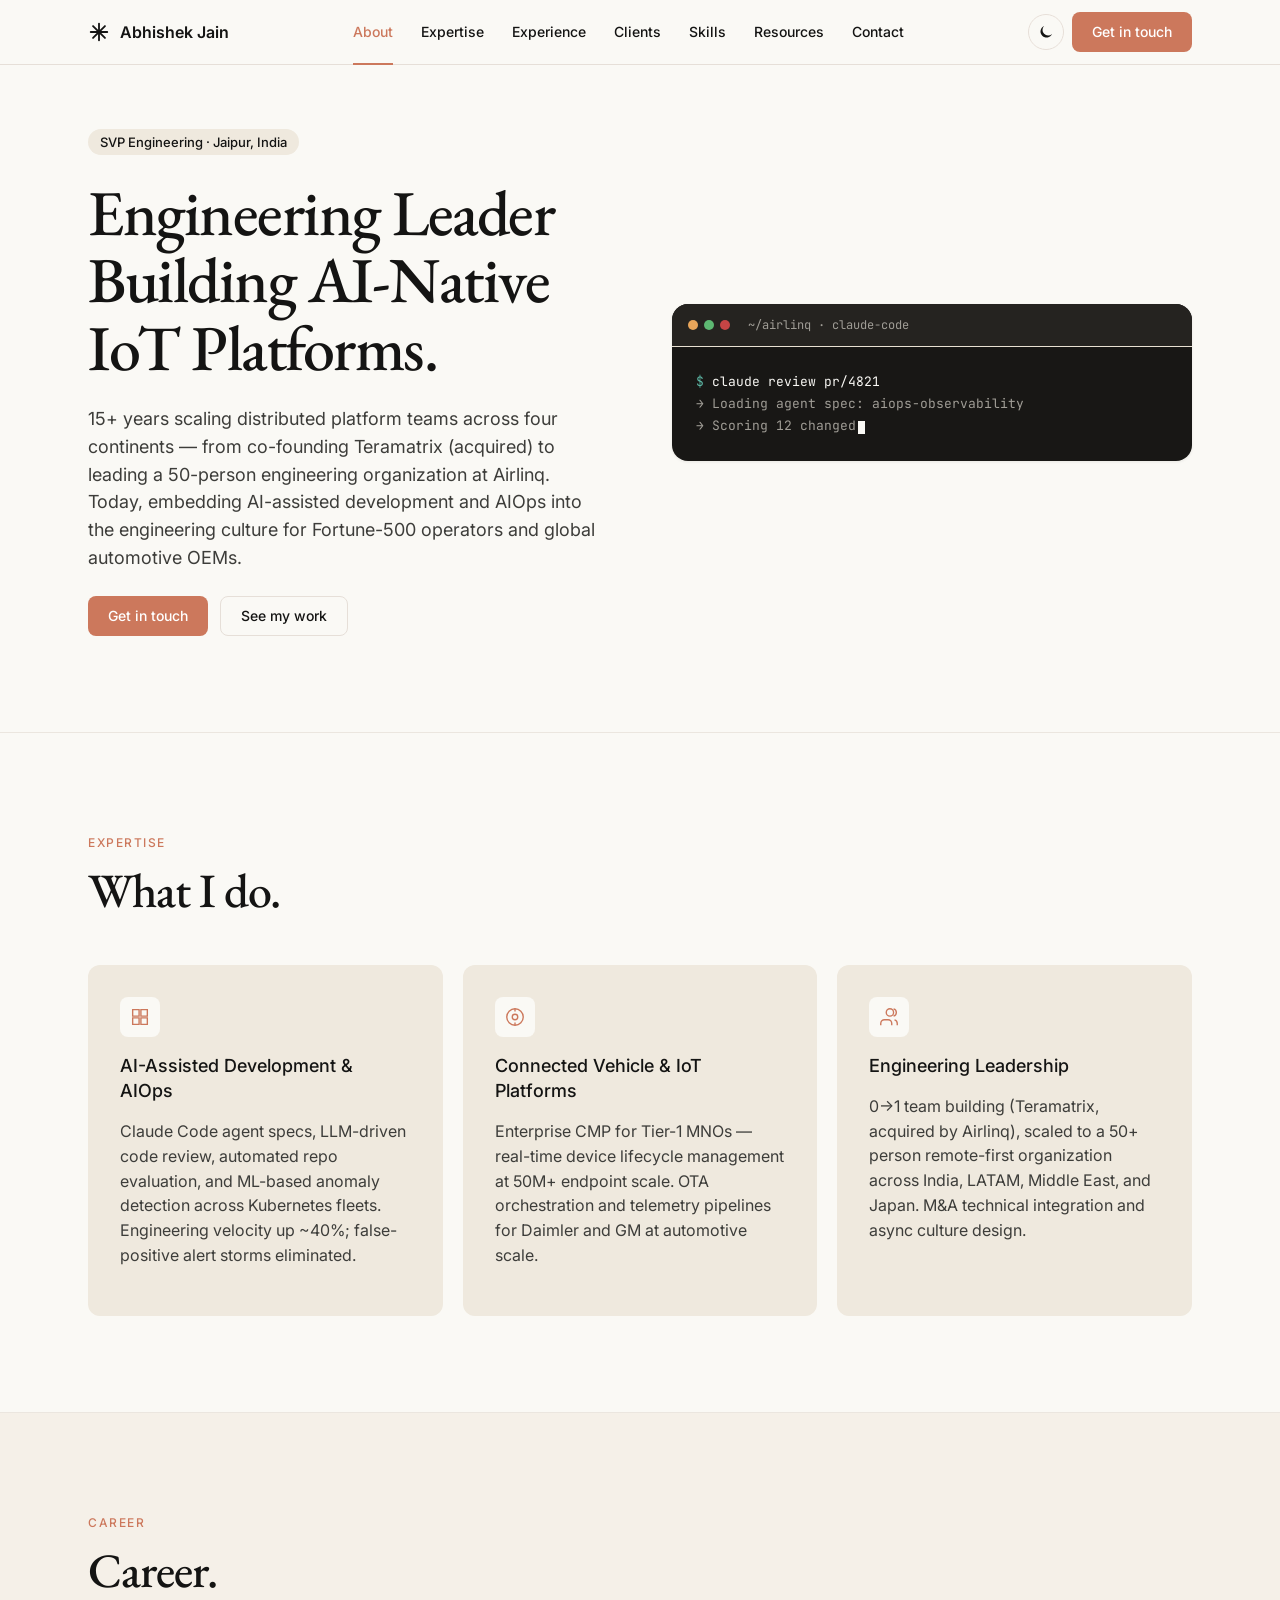
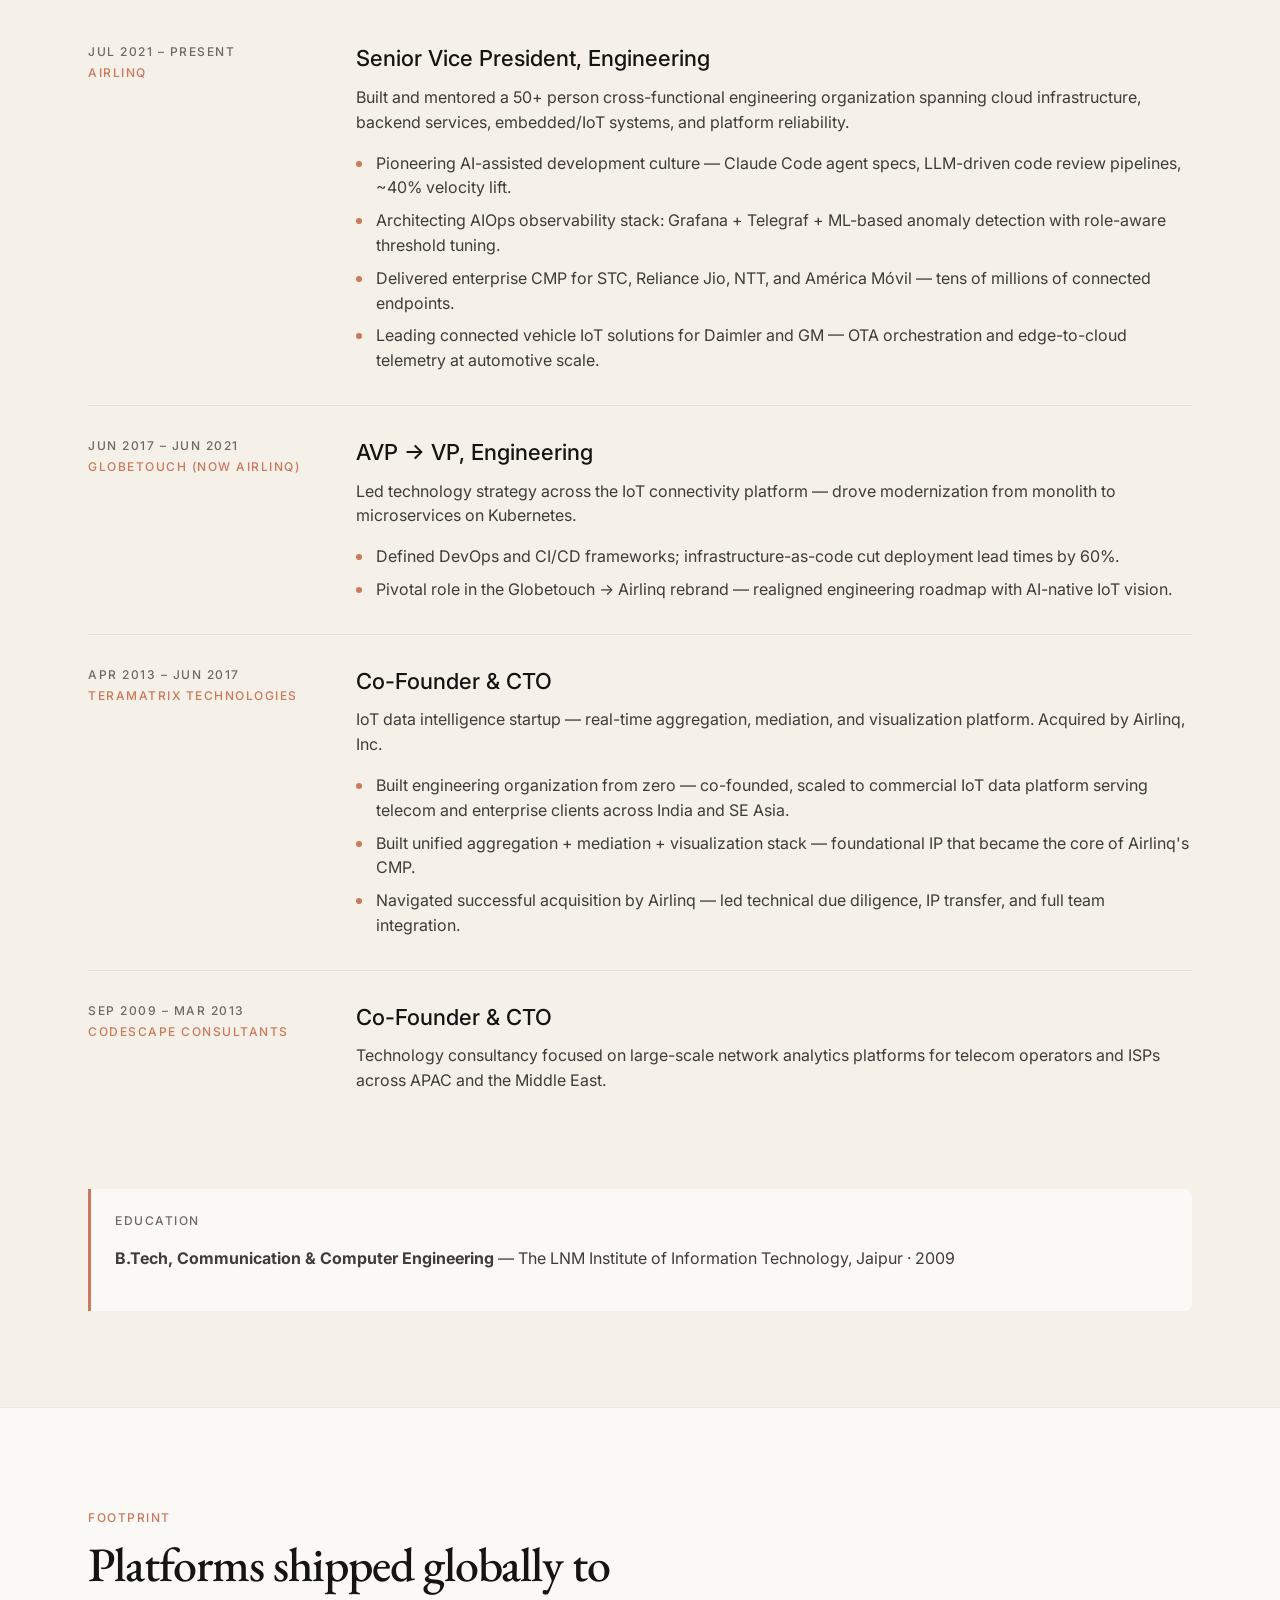
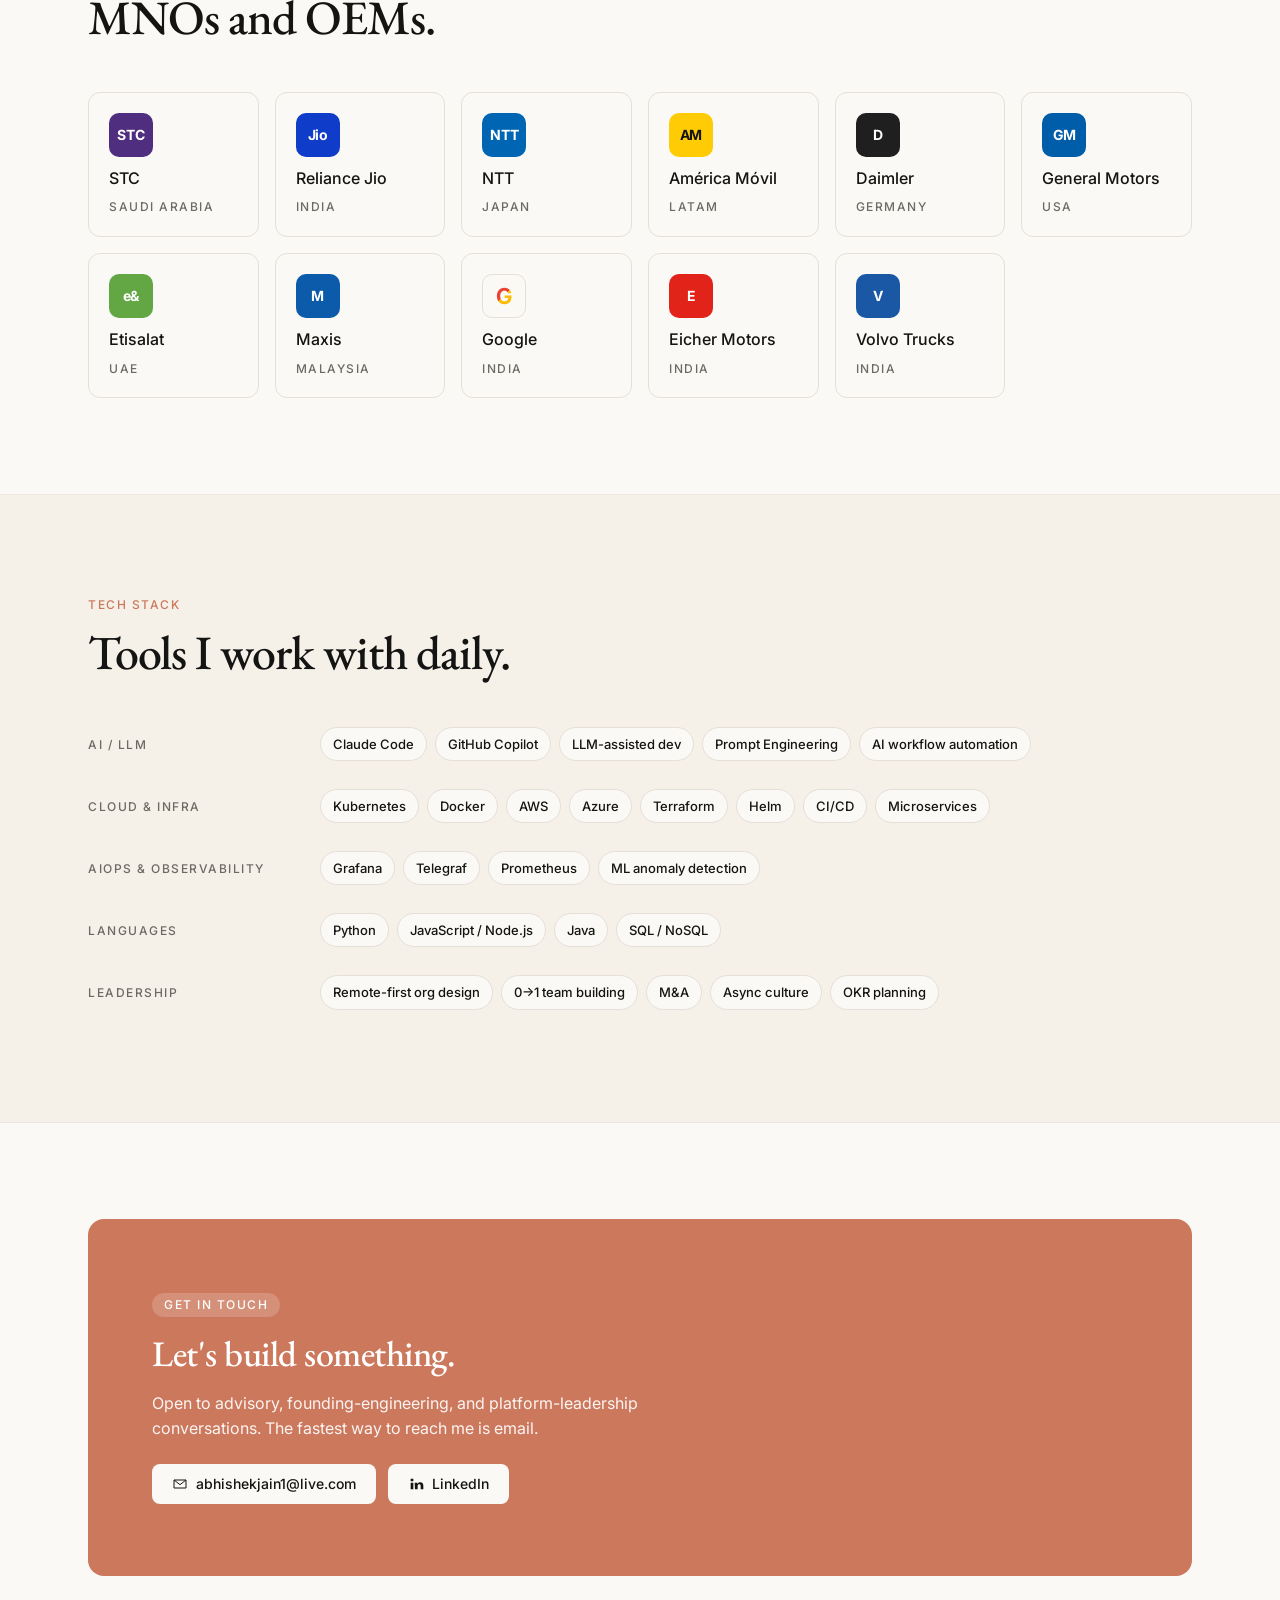
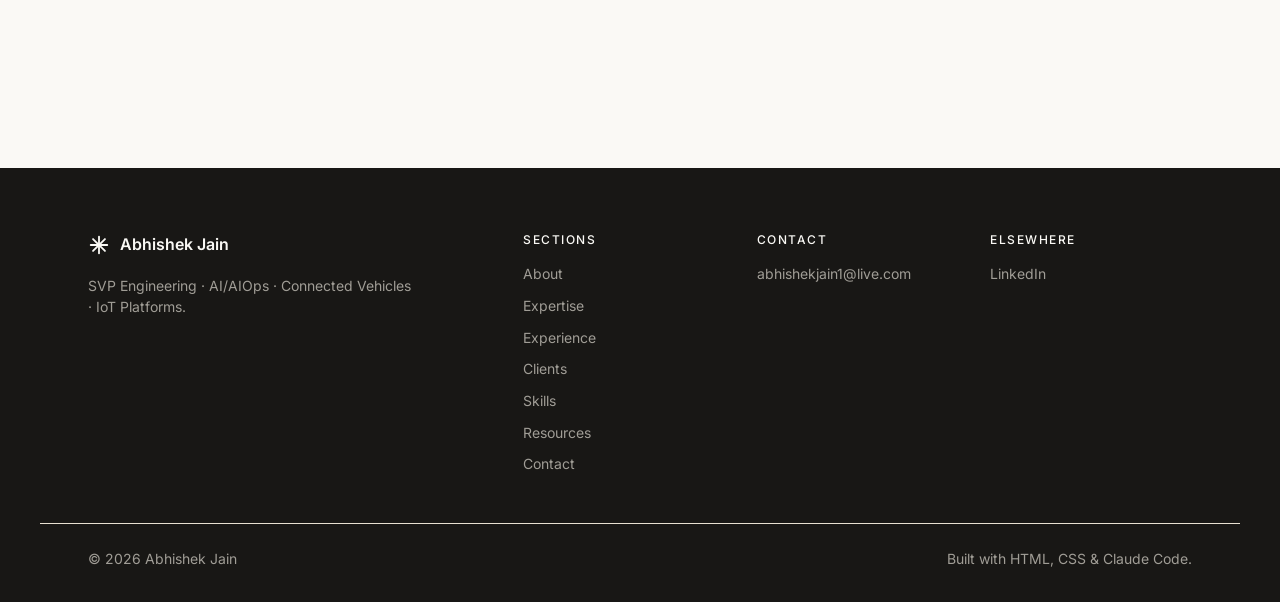
<file: index.html>
<!doctype html>
<html lang="en" data-theme="light">
<head>
  <meta charset="utf-8">
  <meta name="viewport" content="width=device-width, initial-scale=1">

  <!-- Primary SEO -->
  <title>Abhishek Jain — SVP Engineering · AI/AIOps · IoT Platforms</title>
  <meta name="description" content="Abhishek Jain — SVP Engineering at Airlinq. 15+ years scaling AI-native IoT, connected vehicle, and SaaS platforms for STC, Jio, NTT, Daimler, and GM.">
  <meta name="keywords" content="Abhishek Jain, SVP Engineering, AI-assisted development, AIOps, Claude Code, LLM-driven code review, connected vehicle platforms, IoT platform architecture, Kubernetes, Connectivity Management Platform, CMP, telecom platform, Airlinq, engineering leadership, 0 to 1 team building, M&A technical integration">
  <meta name="author" content="Abhishek Jain">
  <meta name="robots" content="index,follow,max-snippet:-1,max-image-preview:large,max-video-preview:-1">
  <meta name="googlebot" content="index,follow">
  <meta name="theme-color" content="#faf9f5" media="(prefers-color-scheme: light)">
  <meta name="theme-color" content="#181715" media="(prefers-color-scheme: dark)">
  <link rel="icon" type="image/svg+xml" href="assets/favicon.svg">
  <link rel="canonical" href="https://abhishekjain1.github.io/abhishekjain1/">

  <!-- Open Graph -->
  <meta property="og:type" content="profile">
  <meta property="og:site_name" content="Abhishek Jain">
  <meta property="og:title" content="Abhishek Jain — SVP Engineering · AI/AIOps · IoT Platforms">
  <meta property="og:description" content="15+ years building AI-native IoT, connected vehicle, and SaaS platforms for Fortune-500 operators and global OEMs.">
  <meta property="og:url" content="https://abhishekjain1.github.io/abhishekjain1/">
  <meta property="og:image" content="https://abhishekjain1.github.io/abhishekjain1/assets/og-cover.png">
  <meta property="og:image:width" content="1200">
  <meta property="og:image:height" content="630">
  <meta property="og:image:alt" content="Abhishek Jain — SVP Engineering · AI/AIOps · IoT Platforms">
  <meta property="og:locale" content="en_US">
  <meta property="profile:first_name" content="Abhishek">
  <meta property="profile:last_name" content="Jain">

  <!-- Twitter / X -->
  <meta name="twitter:card" content="summary_large_image">
  <meta name="twitter:title" content="Abhishek Jain — SVP Engineering · AI/AIOps · IoT Platforms">
  <meta name="twitter:description" content="15+ years building AI-native IoT, connected vehicle, and SaaS platforms for Fortune-500 operators and global OEMs.">
  <meta name="twitter:image" content="https://abhishekjain1.github.io/abhishekjain1/assets/og-cover.png">
  <meta name="twitter:image:alt" content="Abhishek Jain — SVP Engineering · AI/AIOps · IoT Platforms">

  <!-- Pre-paint theme (prevent FOUC) -->
  <script>
    (function () {
      try {
        var stored = localStorage.getItem('theme');
        document.documentElement.setAttribute('data-theme', stored || 'light');
      } catch (e) {
        document.documentElement.setAttribute('data-theme', 'light');
      }
    })();
  </script>

  <!-- Fonts -->
  <link rel="preconnect" href="https://fonts.googleapis.com">
  <link rel="preconnect" href="https://fonts.gstatic.com" crossorigin>
  <link rel="stylesheet" href="https://fonts.googleapis.com/css2?family=EB+Garamond:wght@500;600&family=Inter:wght@400;500;600&family=JetBrains+Mono:wght@400;500&display=swap">

  <link rel="stylesheet" href="assets/styles.css">

  <!-- JSON-LD: Person -->
  <script type="application/ld+json">
  {
    "@context": "https://schema.org",
    "@type": "Person",
    "@id": "https://abhishekjain1.github.io/abhishekjain1/#abhishek-jain",
    "name": "Abhishek Jain",
    "givenName": "Abhishek",
    "familyName": "Jain",
    "jobTitle": "SVP Engineering",
    "description": "Engineering leader with 15+ years building and scaling AI-native IoT, connected vehicle, and SaaS platforms for Fortune-500 operators and global OEMs.",
    "email": "abhishekjain1@live.com",
    "url": "https://abhishekjain1.github.io/abhishekjain1/",
    "image": "https://abhishekjain1.github.io/abhishekjain1/assets/og-cover.png",
    "sameAs": [
      "https://www.linkedin.com/in/abhishekjain2603"
    ],
    "worksFor": {
      "@type": "Organization",
      "name": "Airlinq",
      "url": "https://www.airlinq.com/"
    },
    "alumniOf": {
      "@type": "CollegeOrUniversity",
      "name": "The LNM Institute of Information Technology",
      "address": { "@type": "PostalAddress", "addressLocality": "Jaipur", "addressCountry": "IN" }
    },
    "address": {
      "@type": "PostalAddress",
      "addressLocality": "Jaipur",
      "addressRegion": "Rajasthan",
      "addressCountry": "IN"
    },
    "nationality": "Indian",
    "knowsAbout": [
      "AI-Assisted Development",
      "AIOps",
      "Large Language Models",
      "Claude Code",
      "Connected Vehicle Platforms",
      "IoT Platform Architecture",
      "Connectivity Management Platforms",
      "Kubernetes",
      "Cloud Infrastructure",
      "Engineering Leadership",
      "M&A Technical Integration"
    ],
    "knowsLanguage": ["en", "hi"]
  }
  </script>

  <!-- JSON-LD: WebSite -->
  <script type="application/ld+json">
  {
    "@context": "https://schema.org",
    "@type": "WebSite",
    "@id": "https://abhishekjain1.github.io/abhishekjain1/#website",
    "url": "https://abhishekjain1.github.io/abhishekjain1/",
    "name": "Abhishek Jain",
    "description": "Personal website of Abhishek Jain — SVP Engineering · AI/AIOps · Connected Vehicles · IoT Platforms.",
    "inLanguage": "en",
    "author": { "@id": "https://abhishekjain1.github.io/abhishekjain1/#abhishek-jain" },
    "publisher": { "@id": "https://abhishekjain1.github.io/abhishekjain1/#abhishek-jain" }
  }
  </script>

  <!-- JSON-LD: BreadcrumbList -->
  <script type="application/ld+json">
  {
    "@context": "https://schema.org",
    "@type": "BreadcrumbList",
    "itemListElement": [
      { "@type": "ListItem", "position": 1, "name": "Home", "item": "https://abhishekjain1.github.io/abhishekjain1/" },
      { "@type": "ListItem", "position": 2, "name": "About", "item": "https://abhishekjain1.github.io/abhishekjain1/#about" },
      { "@type": "ListItem", "position": 3, "name": "Expertise", "item": "https://abhishekjain1.github.io/abhishekjain1/#expertise" },
      { "@type": "ListItem", "position": 4, "name": "Experience", "item": "https://abhishekjain1.github.io/abhishekjain1/#experience" },
      { "@type": "ListItem", "position": 5, "name": "Clients", "item": "https://abhishekjain1.github.io/abhishekjain1/#clients" },
      { "@type": "ListItem", "position": 6, "name": "Skills", "item": "https://abhishekjain1.github.io/abhishekjain1/#skills" },
      { "@type": "ListItem", "position": 7, "name": "Contact", "item": "https://abhishekjain1.github.io/abhishekjain1/#contact" }
    ]
  }
  </script>
</head>
<body>
  <a href="#main" class="skip-link">Skip to content</a>

  <header class="topnav" id="top">
    <div class="container topnav__inner">
      <a href="#top" class="brand" aria-label="Abhishek Jain — home">
        <svg class="brand__mark" viewBox="0 0 24 24" aria-hidden="true">
          <g stroke="currentColor" stroke-width="2" stroke-linecap="round">
            <line x1="12" y1="3" x2="12" y2="21"/>
            <line x1="3" y1="12" x2="21" y2="12"/>
            <line x1="5.5" y1="5.5" x2="18.5" y2="18.5"/>
            <line x1="18.5" y1="5.5" x2="5.5" y2="18.5"/>
          </g>
        </svg>
        <span>Abhishek Jain</span>
      </a>

      <nav class="topnav__links" aria-label="Primary">
        <a href="#about">About</a>
        <a href="#expertise">Expertise</a>
        <a href="#experience">Experience</a>
        <a href="#clients">Clients</a>
        <a href="#skills">Skills</a>
        <a href="resources.html">Resources</a>
        <a href="#contact">Contact</a>
      </nav>

      <div class="topnav__actions">
        <button class="theme-toggle" type="button" aria-label="Toggle dark mode" aria-pressed="false">
          <svg class="theme-toggle__sun" viewBox="0 0 24 24" width="18" height="18" aria-hidden="true">
            <circle cx="12" cy="12" r="4" fill="currentColor"/>
            <g stroke="currentColor" stroke-width="2" stroke-linecap="round">
              <line x1="12" y1="2" x2="12" y2="5"/><line x1="12" y1="19" x2="12" y2="22"/>
              <line x1="2" y1="12" x2="5" y2="12"/><line x1="19" y1="12" x2="22" y2="12"/>
              <line x1="4.5" y1="4.5" x2="6.5" y2="6.5"/><line x1="17.5" y1="17.5" x2="19.5" y2="19.5"/>
              <line x1="4.5" y1="19.5" x2="6.5" y2="17.5"/><line x1="17.5" y1="6.5" x2="19.5" y2="4.5"/>
            </g>
          </svg>
          <svg class="theme-toggle__moon" viewBox="0 0 24 24" width="18" height="18" aria-hidden="true">
            <path d="M20 14.5A8 8 0 1 1 9.5 4a6.5 6.5 0 0 0 10.5 10.5z" fill="currentColor"/>
          </svg>
        </button>
        <button class="menu-toggle" type="button" aria-label="Open menu" aria-expanded="false">
          <svg viewBox="0 0 24 24" width="22" height="22" aria-hidden="true">
            <g stroke="currentColor" stroke-width="2" stroke-linecap="round">
              <line x1="4" y1="7" x2="20" y2="7"/>
              <line x1="4" y1="12" x2="20" y2="12"/>
              <line x1="4" y1="17" x2="20" y2="17"/>
            </g>
          </svg>
        </button>
        <a href="#contact" class="btn btn--primary topnav__cta">Get in touch</a>
      </div>
    </div>
  </header>

  <main id="main">
    <section id="about" class="section hero" aria-labelledby="hero-title">
      <div class="container hero__grid">
        <div class="hero__lede">
          <span class="badge">SVP Engineering · Jaipur, India</span>
          <h1 id="hero-title" class="display-xl">Engineering Leader Building AI-Native IoT Platforms.</h1>
          <p class="hero__sub body-md">15+ years scaling distributed platform teams across four continents — from co-founding Teramatrix (acquired) to leading a 50-person engineering organization at Airlinq. Today, embedding AI-assisted development and AIOps into the engineering culture for Fortune-500 operators and global automotive OEMs.</p>
          <div class="hero__cta">
            <a href="#contact" class="btn btn--primary">Get in touch</a>
            <a href="#experience" class="btn btn--secondary">See my work</a>
          </div>
        </div>

        <aside class="hero__mockup" aria-hidden="true">
          <div class="mockup">
            <div class="mockup__bar">
              <span class="mockup__dot"></span><span class="mockup__dot"></span><span class="mockup__dot"></span>
              <span class="mockup__title mono">~/airlinq · claude-code</span>
            </div>
            <pre class="mockup__code mono"><span class="c-teal">$</span> claude review pr/4821
<span class="c-muted">→ Loading agent spec: aiops-observability</span>
<span class="c-muted">→ Scoring 12 changed files...</span>

<span class="c-coral">●</span> 3 findings · 1 critical
  <span class="c-muted">k8s/master.yaml:42</span>
  <span class="c-amber">tcp_threshold too aggressive on master role</span>

<span class="c-teal">●</span> Suggested fix applied
  <span class="c-muted">+ context_switch budget: role-aware</span>
  <span class="c-muted">+ false-positive rate -94%</span>

<span class="c-teal">$</span> _</pre>
          </div>
        </aside>
      </div>
    </section>

    <section id="expertise" class="section" aria-labelledby="expertise-title">
      <div class="container">
        <header class="section__head">
          <span class="caption-up">Expertise</span>
          <h2 id="expertise-title" class="display-lg">What I do.</h2>
        </header>

        <div class="cards cards--3">
          <article class="card">
            <div class="card__icon" aria-hidden="true">
              <svg viewBox="0 0 24 24"><path d="M4 4h7v7H4zM13 4h7v7h-7zM4 13h7v7H4zM13 13h7v7h-7z" fill="none" stroke="currentColor" stroke-width="1.5"/></svg>
            </div>
            <h3 class="title-md">AI-Assisted Development &amp; AIOps</h3>
            <p class="body-md">Claude Code agent specs, LLM-driven code review, automated repo evaluation, and ML-based anomaly detection across Kubernetes fleets. Engineering velocity up ~40%; false-positive alert storms eliminated.</p>
          </article>

          <article class="card">
            <div class="card__icon" aria-hidden="true">
              <svg viewBox="0 0 24 24"><circle cx="12" cy="12" r="3" fill="none" stroke="currentColor" stroke-width="1.5"/><circle cx="12" cy="12" r="9" fill="none" stroke="currentColor" stroke-width="1.5"/><line x1="12" y1="3" x2="12" y2="6" stroke="currentColor" stroke-width="1.5"/><line x1="12" y1="18" x2="12" y2="21" stroke="currentColor" stroke-width="1.5"/></svg>
            </div>
            <h3 class="title-md">Connected Vehicle &amp; IoT Platforms</h3>
            <p class="body-md">Enterprise CMP for Tier-1 MNOs — real-time device lifecycle management at 50M+ endpoint scale. OTA orchestration and telemetry pipelines for Daimler and GM at automotive scale.</p>
          </article>

          <article class="card">
            <div class="card__icon" aria-hidden="true">
              <svg viewBox="0 0 24 24"><path d="M3 21v-2a4 4 0 014-4h4a4 4 0 014 4v2M21 21v-2a4 4 0 00-3-3.87M9 7a4 4 0 108 0 4 4 0 00-8 0zM17 3.13a4 4 0 010 7.75" fill="none" stroke="currentColor" stroke-width="1.5"/></svg>
            </div>
            <h3 class="title-md">Engineering Leadership</h3>
            <p class="body-md">0→1 team building (Teramatrix, acquired by Airlinq), scaled to a 50+ person remote-first organization across India, LATAM, Middle East, and Japan. M&amp;A technical integration and async culture design.</p>
          </article>
        </div>
      </div>
    </section>
    <section id="experience" class="section section--soft" aria-labelledby="experience-title">
      <div class="container">
        <header class="section__head">
          <span class="caption-up">Career</span>
          <h2 id="experience-title" class="display-lg">Career.</h2>
        </header>

        <ol class="timeline">
          <li class="timeline__item">
            <div class="timeline__meta">
              <span class="caption-up">Jul 2021 – Present</span>
              <span class="caption-up timeline__company">Airlinq</span>
            </div>
            <div class="timeline__body">
              <h3 class="title-lg">Senior Vice President, Engineering</h3>
              <p class="body-md">Built and mentored a 50+ person cross-functional engineering organization spanning cloud infrastructure, backend services, embedded/IoT systems, and platform reliability.</p>
              <ul class="bullets body-md">
                <li>Pioneering AI-assisted development culture — Claude Code agent specs, LLM-driven code review pipelines, ~40% velocity lift.</li>
                <li>Architecting AIOps observability stack: Grafana + Telegraf + ML-based anomaly detection with role-aware threshold tuning.</li>
                <li>Delivered enterprise CMP for STC, Reliance Jio, NTT, and América Móvil — tens of millions of connected endpoints.</li>
                <li>Leading connected vehicle IoT solutions for Daimler and GM — OTA orchestration and edge-to-cloud telemetry at automotive scale.</li>
              </ul>
            </div>
          </li>

          <li class="timeline__item">
            <div class="timeline__meta">
              <span class="caption-up">Jun 2017 – Jun 2021</span>
              <span class="caption-up timeline__company">Globetouch (now Airlinq)</span>
            </div>
            <div class="timeline__body">
              <h3 class="title-lg">AVP → VP, Engineering</h3>
              <p class="body-md">Led technology strategy across the IoT connectivity platform — drove modernization from monolith to microservices on Kubernetes.</p>
              <ul class="bullets body-md">
                <li>Defined DevOps and CI/CD frameworks; infrastructure-as-code cut deployment lead times by 60%.</li>
                <li>Pivotal role in the Globetouch → Airlinq rebrand — realigned engineering roadmap with AI-native IoT vision.</li>
              </ul>
            </div>
          </li>

          <li class="timeline__item">
            <div class="timeline__meta">
              <span class="caption-up">Apr 2013 – Jun 2017</span>
              <span class="caption-up timeline__company">Teramatrix Technologies</span>
            </div>
            <div class="timeline__body">
              <h3 class="title-lg">Co-Founder &amp; CTO</h3>
              <p class="body-md">IoT data intelligence startup — real-time aggregation, mediation, and visualization platform. Acquired by Airlinq, Inc.</p>
              <ul class="bullets body-md">
                <li>Built engineering organization from zero — co-founded, scaled to commercial IoT data platform serving telecom and enterprise clients across India and SE Asia.</li>
                <li>Built unified aggregation + mediation + visualization stack — foundational IP that became the core of Airlinq's CMP.</li>
                <li>Navigated successful acquisition by Airlinq — led technical due diligence, IP transfer, and full team integration.</li>
              </ul>
            </div>
          </li>

          <li class="timeline__item">
            <div class="timeline__meta">
              <span class="caption-up">Sep 2009 – Mar 2013</span>
              <span class="caption-up timeline__company">Codescape Consultants</span>
            </div>
            <div class="timeline__body">
              <h3 class="title-lg">Co-Founder &amp; CTO</h3>
              <p class="body-md">Technology consultancy focused on large-scale network analytics platforms for telecom operators and ISPs across APAC and the Middle East.</p>
            </div>
          </li>
        </ol>

        <aside class="edu">
          <span class="caption-up">Education</span>
          <p class="body-md"><strong>B.Tech, Communication &amp; Computer Engineering</strong> — The LNM Institute of Information Technology, Jaipur · 2009</p>
        </aside>
      </div>
    </section>

    <section id="clients" class="section" aria-labelledby="clients-title">
      <div class="container">
        <header class="section__head">
          <span class="caption-up">Footprint</span>
          <h2 id="clients-title" class="display-lg">Platforms shipped globally to MNOs and OEMs.</h2>
        </header>

        <ul class="tiles">
          <li class="tile">
            <span class="tile__logo tile__logo--stc" aria-hidden="true">STC</span>
            <span class="title-sm">STC</span><span class="caption-up">Saudi Arabia</span>
          </li>
          <li class="tile">
            <span class="tile__logo tile__logo--jio" aria-hidden="true">Jio</span>
            <span class="title-sm">Reliance Jio</span><span class="caption-up">India</span>
          </li>
          <li class="tile">
            <span class="tile__logo tile__logo--ntt" aria-hidden="true">NTT</span>
            <span class="title-sm">NTT</span><span class="caption-up">Japan</span>
          </li>
          <li class="tile">
            <span class="tile__logo tile__logo--ammov" aria-hidden="true">AM</span>
            <span class="title-sm">América Móvil</span><span class="caption-up">LATAM</span>
          </li>
          <li class="tile">
            <span class="tile__logo tile__logo--daimler" aria-hidden="true">D</span>
            <span class="title-sm">Daimler</span><span class="caption-up">Germany</span>
          </li>
          <li class="tile">
            <span class="tile__logo tile__logo--gm" aria-hidden="true">GM</span>
            <span class="title-sm">General Motors</span><span class="caption-up">USA</span>
          </li>
          <li class="tile">
            <span class="tile__logo tile__logo--etisalat" aria-hidden="true">e&amp;</span>
            <span class="title-sm">Etisalat</span><span class="caption-up">UAE</span>
          </li>
          <li class="tile">
            <span class="tile__logo tile__logo--maxis" aria-hidden="true">M</span>
            <span class="title-sm">Maxis</span><span class="caption-up">Malaysia</span>
          </li>
          <li class="tile">
            <span class="tile__logo tile__logo--google" aria-hidden="true">G</span>
            <span class="title-sm">Google</span><span class="caption-up">India</span>
          </li>
          <li class="tile">
            <span class="tile__logo tile__logo--eicher" aria-hidden="true">E</span>
            <span class="title-sm">Eicher Motors</span><span class="caption-up">India</span>
          </li>
          <li class="tile">
            <span class="tile__logo tile__logo--volvo" aria-hidden="true">V</span>
            <span class="title-sm">Volvo Trucks</span><span class="caption-up">India</span>
          </li>
        </ul>
      </div>
    </section>

    <section id="skills" class="section section--soft" aria-labelledby="skills-title">
      <div class="container">
        <header class="section__head">
          <span class="caption-up">Tech stack</span>
          <h2 id="skills-title" class="display-lg">Tools I work with daily.</h2>
        </header>

        <dl class="skills">
          <div class="skills__group">
            <dt class="caption-up">AI / LLM</dt>
            <dd><span class="pill">Claude Code</span><span class="pill">GitHub Copilot</span><span class="pill">LLM-assisted dev</span><span class="pill">Prompt Engineering</span><span class="pill">AI workflow automation</span></dd>
          </div>
          <div class="skills__group">
            <dt class="caption-up">Cloud &amp; Infra</dt>
            <dd><span class="pill">Kubernetes</span><span class="pill">Docker</span><span class="pill">AWS</span><span class="pill">Azure</span><span class="pill">Terraform</span><span class="pill">Helm</span><span class="pill">CI/CD</span><span class="pill">Microservices</span></dd>
          </div>
          <div class="skills__group">
            <dt class="caption-up">AIOps &amp; Observability</dt>
            <dd><span class="pill">Grafana</span><span class="pill">Telegraf</span><span class="pill">Prometheus</span><span class="pill">ML anomaly detection</span></dd>
          </div>
          <div class="skills__group">
            <dt class="caption-up">Languages</dt>
            <dd><span class="pill">Python</span><span class="pill">JavaScript / Node.js</span><span class="pill">Java</span><span class="pill">SQL / NoSQL</span></dd>
          </div>
          <div class="skills__group">
            <dt class="caption-up">Leadership</dt>
            <dd><span class="pill">Remote-first org design</span><span class="pill">0→1 team building</span><span class="pill">M&amp;A</span><span class="pill">Async culture</span><span class="pill">OKR planning</span></dd>
          </div>
        </dl>
      </div>
    </section>

    <section id="contact" class="section" aria-labelledby="contact-title">
      <div class="container">
        <div class="callout">
          <header>
            <span class="badge badge--coral">Get in touch</span>
            <h2 id="contact-title" class="display-md callout__title">Let's build something.</h2>
            <p class="body-md callout__sub">Open to advisory, founding-engineering, and platform-leadership conversations. The fastest way to reach me is email.</p>
          </header>
          <div class="callout__actions">
            <a href="mailto:abhishekjain1@live.com" class="btn btn--on-coral">
              <svg viewBox="0 0 24 24" width="16" height="16" aria-hidden="true">
                <path d="M3 6h18v12H3z" fill="none" stroke="currentColor" stroke-width="1.5"/>
                <path d="M3 6l9 7 9-7" fill="none" stroke="currentColor" stroke-width="1.5"/>
              </svg>
              abhishekjain1@live.com
            </a>
            <a href="https://www.linkedin.com/in/abhishekjain2603" class="btn btn--on-coral" rel="noopener" target="_blank">
              <svg viewBox="0 0 24 24" width="16" height="16" aria-hidden="true">
                <path d="M4 4h4v4H4zM4 10h4v10H4zM10 10h4v2c1-1.5 2.5-2.5 4.5-2.5 3 0 4.5 2 4.5 5V20h-4v-5c0-1.5-.5-2.5-2-2.5s-2.5 1-2.5 2.5V20h-4z" fill="currentColor"/>
              </svg>
              LinkedIn
            </a>
          </div>
        </div>
      </div>
    </section>

  </main>

  <footer class="footer">
    <div class="container footer__grid">
      <div class="footer__brand">
        <a href="#top" class="brand brand--on-dark">
          <svg class="brand__mark" viewBox="0 0 24 24" aria-hidden="true">
            <g stroke="currentColor" stroke-width="2" stroke-linecap="round">
              <line x1="12" y1="3" x2="12" y2="21"/>
              <line x1="3" y1="12" x2="21" y2="12"/>
              <line x1="5.5" y1="5.5" x2="18.5" y2="18.5"/>
              <line x1="18.5" y1="5.5" x2="5.5" y2="18.5"/>
            </g>
          </svg>
          <span>Abhishek Jain</span>
        </a>
        <p class="body-sm footer__tag">SVP Engineering · AI/AIOps · Connected Vehicles · IoT Platforms.</p>
      </div>

      <nav class="footer__col" aria-label="Sections">
        <span class="caption-up">Sections</span>
        <a href="#about">About</a>
        <a href="#expertise">Expertise</a>
        <a href="#experience">Experience</a>
        <a href="#clients">Clients</a>
        <a href="#skills">Skills</a>
        <a href="resources.html">Resources</a>
        <a href="#contact">Contact</a>
      </nav>

      <div class="footer__col">
        <span class="caption-up">Contact</span>
        <a href="mailto:abhishekjain1@live.com">abhishekjain1@live.com</a>
      </div>

      <div class="footer__col">
        <span class="caption-up">Elsewhere</span>
        <a href="https://www.linkedin.com/in/abhishekjain2603" rel="noopener" target="_blank">LinkedIn</a>
      </div>
    </div>
    <div class="container footer__bottom">
      <span class="body-sm">© 2026 Abhishek Jain</span>
      <span class="body-sm">Built with HTML, CSS &amp; Claude Code.</span>
    </div>
  </footer>

  <div class="mobile-menu" id="mobile-menu" hidden>
    <div class="mobile-menu__panel">
      <button class="mobile-menu__close" type="button" aria-label="Close menu">
        <svg viewBox="0 0 24 24" width="22" height="22" aria-hidden="true">
          <g stroke="currentColor" stroke-width="2" stroke-linecap="round">
            <line x1="6" y1="6" x2="18" y2="18"/>
            <line x1="18" y1="6" x2="6" y2="18"/>
          </g>
        </svg>
      </button>
      <nav aria-label="Mobile primary">
        <a href="#about">About</a>
        <a href="#expertise">Expertise</a>
        <a href="#experience">Experience</a>
        <a href="#clients">Clients</a>
        <a href="#skills">Skills</a>
        <a href="resources.html">Resources</a>
        <a href="#contact">Contact</a>
      </nav>
      <a href="#contact" class="btn btn--primary mobile-menu__cta">Get in touch</a>
    </div>
  </div>

  <script src="assets/script.js" defer></script>
</body>
</html>
</file>
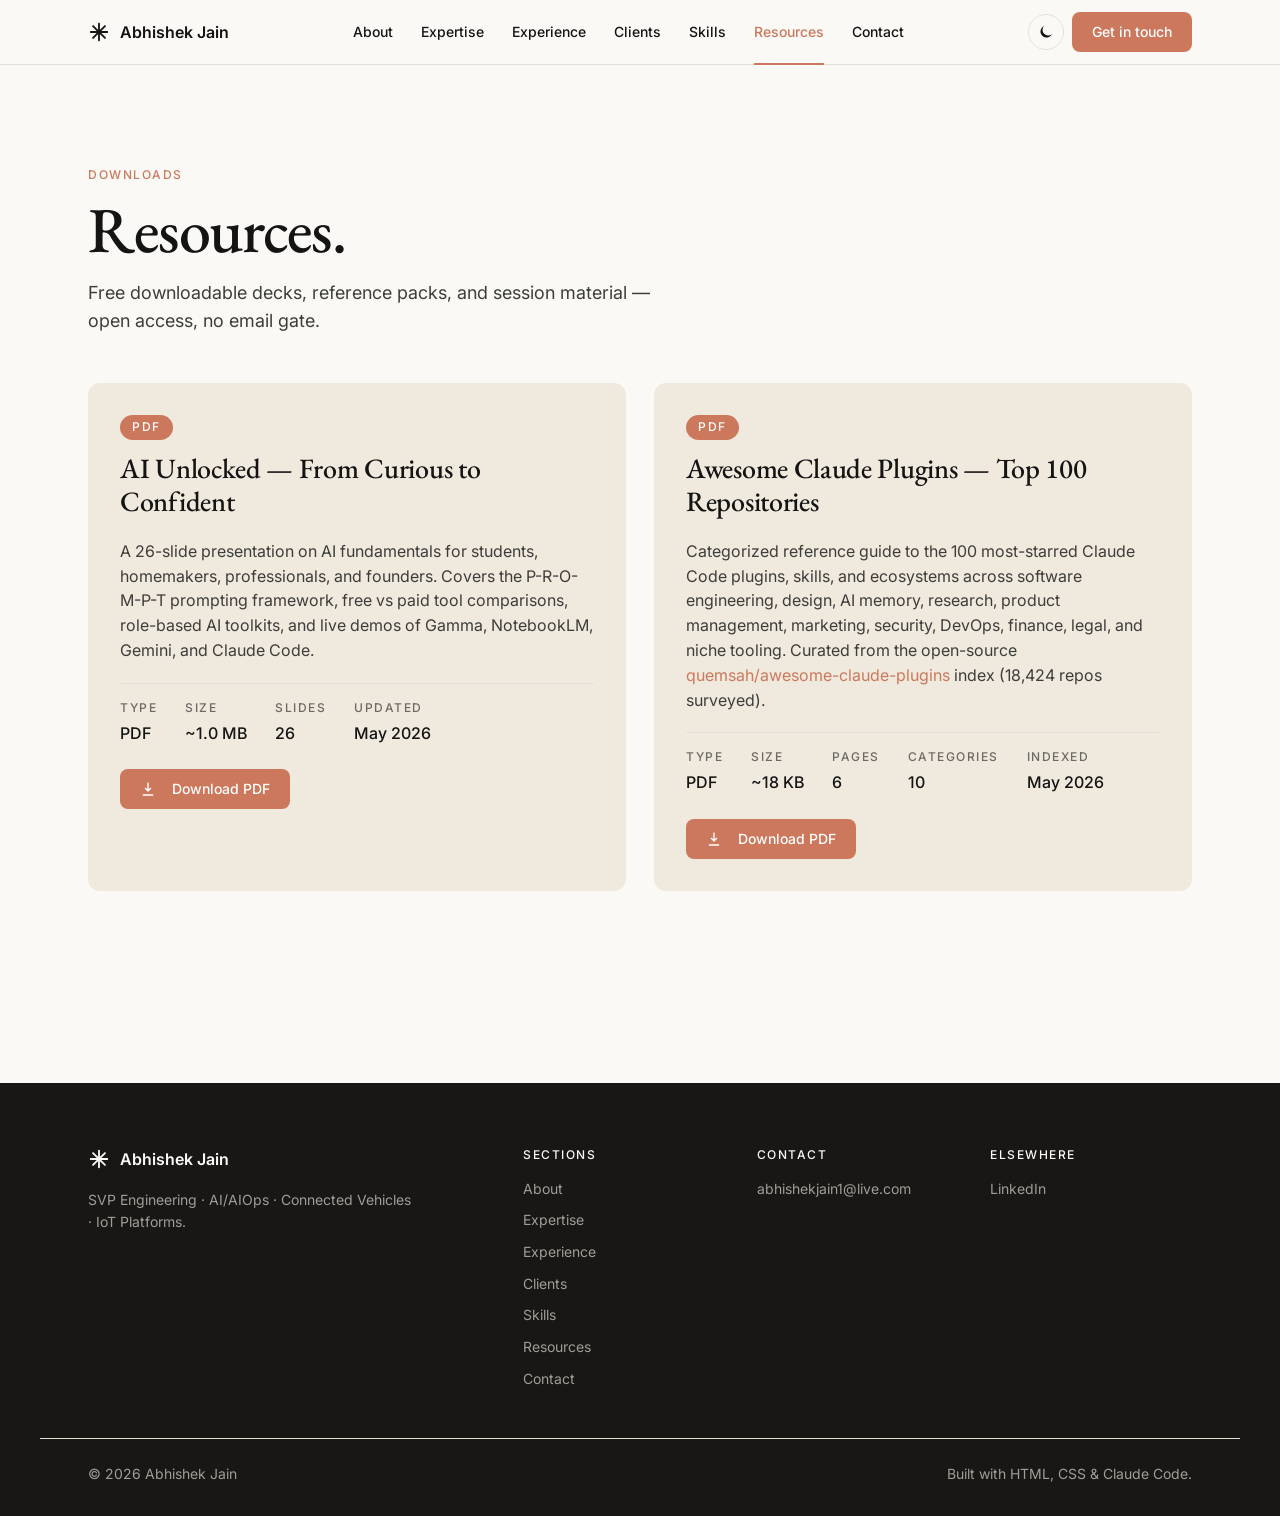
<file: resources.html>
<!doctype html>
<html lang="en" data-theme="light">
<head>
  <meta charset="utf-8">
  <meta name="viewport" content="width=device-width, initial-scale=1">

  <!-- Primary SEO -->
  <title>Resources — Abhishek Jain</title>
  <meta name="description" content="Free downloadable resources by Abhishek Jain — decks, reference packs, and session material on AI, IoT, and engineering leadership.">
  <meta name="keywords" content="Abhishek Jain, resources, downloads, AI presentation, AI Unlocked, free PDF, engineering resources">
  <meta name="author" content="Abhishek Jain">
  <meta name="robots" content="index,follow,max-snippet:-1,max-image-preview:large">
  <meta name="theme-color" content="#faf9f5" media="(prefers-color-scheme: light)">
  <meta name="theme-color" content="#181715" media="(prefers-color-scheme: dark)">
  <link rel="icon" type="image/svg+xml" href="assets/favicon.svg">
  <link rel="canonical" href="https://abhishekjain1.github.io/abhishekjain1/resources.html">

  <!-- Open Graph -->
  <meta property="og:type" content="website">
  <meta property="og:site_name" content="Abhishek Jain">
  <meta property="og:title" content="Resources — Abhishek Jain">
  <meta property="og:description" content="Free downloadable decks, reference packs, and session material.">
  <meta property="og:url" content="https://abhishekjain1.github.io/abhishekjain1/resources.html">
  <meta property="og:image" content="https://abhishekjain1.github.io/abhishekjain1/assets/og-cover.png">
  <meta property="og:image:width" content="1200">
  <meta property="og:image:height" content="630">
  <meta property="og:locale" content="en_US">

  <!-- Twitter / X -->
  <meta name="twitter:card" content="summary_large_image">
  <meta name="twitter:title" content="Resources — Abhishek Jain">
  <meta name="twitter:description" content="Free downloadable decks, reference packs, and session material.">
  <meta name="twitter:image" content="https://abhishekjain1.github.io/abhishekjain1/assets/og-cover.png">

  <!-- Pre-paint theme (prevent FOUC). Default = dark; no OS-pref consultation. -->
  <script>
    (function () {
      try {
        var stored = localStorage.getItem('theme');
        document.documentElement.setAttribute('data-theme', stored || 'light');
      } catch (e) {
        document.documentElement.setAttribute('data-theme', 'light');
      }
    })();
  </script>

  <!-- Fonts -->
  <link rel="preconnect" href="https://fonts.googleapis.com">
  <link rel="preconnect" href="https://fonts.gstatic.com" crossorigin>
  <link rel="stylesheet" href="https://fonts.googleapis.com/css2?family=EB+Garamond:wght@500;600&family=Inter:wght@400;500;600&family=JetBrains+Mono:wght@400;500&display=swap">

  <link rel="stylesheet" href="assets/styles.css">

  <!-- JSON-LD: CollectionPage + ItemList of DigitalDocument -->
  <script type="application/ld+json">
  {
    "@context": "https://schema.org",
    "@type": "CollectionPage",
    "@id": "https://abhishekjain1.github.io/abhishekjain1/resources.html#page",
    "url": "https://abhishekjain1.github.io/abhishekjain1/resources.html",
    "name": "Resources — Abhishek Jain",
    "description": "Free downloadable resources by Abhishek Jain.",
    "inLanguage": "en",
    "author": { "@type": "Person", "name": "Abhishek Jain", "url": "https://abhishekjain1.github.io/abhishekjain1/" },
    "mainEntity": {
      "@type": "ItemList",
      "itemListElement": [
        {
          "@type": "ListItem",
          "position": 1,
          "item": {
            "@type": "DigitalDocument",
            "name": "AI Unlocked — From Curious to Confident",
            "description": "26-slide presentation on AI fundamentals for students, homemakers, professionals, and founders. Covers the P-R-O-M-P-T prompting framework, free vs paid tool comparisons, role-based AI toolkits, and live demos of Gamma, NotebookLM, Gemini, and Claude Code.",
            "encodingFormat": "application/pdf",
            "contentUrl": "https://abhishekjain1.github.io/abhishekjain1/assets/resources/ai-unlocked-presentation-v2.pdf",
            "author": { "@type": "Person", "name": "Abhishek Jain" },
            "datePublished": "2026-05"
          }
        },
        {
          "@type": "ListItem",
          "position": 2,
          "item": {
            "@type": "DigitalDocument",
            "name": "Awesome Claude Plugins — Top 100 Repositories",
            "description": "Categorized reference guide to the 100 most-starred Claude Code plugins, skills, and frameworks across 10 domains — engineering, design, AI memory, research, product management, marketing, security, DevOps, finance, legal, and niche tooling. Sourced from quemsah/awesome-claude-plugins (18,424 repos surveyed, May 2026).",
            "encodingFormat": "application/pdf",
            "contentUrl": "https://abhishekjain1.github.io/abhishekjain1/assets/resources/awesome-claude-plugins-top-100.pdf",
            "author": { "@type": "Person", "name": "Abhishek Jain" },
            "isBasedOn": "https://github.com/quemsah/awesome-claude-plugins",
            "datePublished": "2026-05"
          }
        }
      ]
    }
  }
  </script>
</head>
<body>
  <a href="#main" class="skip-link">Skip to content</a>

  <header class="topnav" id="top">
    <div class="container topnav__inner">
      <a href="index.html#top" class="brand" aria-label="Abhishek Jain — home">
        <svg class="brand__mark" viewBox="0 0 24 24" aria-hidden="true">
          <g stroke="currentColor" stroke-width="2" stroke-linecap="round">
            <line x1="12" y1="3" x2="12" y2="21"/>
            <line x1="3" y1="12" x2="21" y2="12"/>
            <line x1="5.5" y1="5.5" x2="18.5" y2="18.5"/>
            <line x1="18.5" y1="5.5" x2="5.5" y2="18.5"/>
          </g>
        </svg>
        <span>Abhishek Jain</span>
      </a>

      <nav class="topnav__links" aria-label="Primary">
        <a href="index.html#about">About</a>
        <a href="index.html#expertise">Expertise</a>
        <a href="index.html#experience">Experience</a>
        <a href="index.html#clients">Clients</a>
        <a href="index.html#skills">Skills</a>
        <a href="resources.html" class="active" aria-current="page">Resources</a>
        <a href="index.html#contact">Contact</a>
      </nav>

      <div class="topnav__actions">
        <button class="theme-toggle" type="button" aria-label="Toggle dark mode" aria-pressed="false">
          <svg class="theme-toggle__sun" viewBox="0 0 24 24" width="18" height="18" aria-hidden="true">
            <circle cx="12" cy="12" r="4" fill="currentColor"/>
            <g stroke="currentColor" stroke-width="2" stroke-linecap="round">
              <line x1="12" y1="2" x2="12" y2="5"/><line x1="12" y1="19" x2="12" y2="22"/>
              <line x1="2" y1="12" x2="5" y2="12"/><line x1="19" y1="12" x2="22" y2="12"/>
              <line x1="4.5" y1="4.5" x2="6.5" y2="6.5"/><line x1="17.5" y1="17.5" x2="19.5" y2="19.5"/>
              <line x1="4.5" y1="19.5" x2="6.5" y2="17.5"/><line x1="17.5" y1="6.5" x2="19.5" y2="4.5"/>
            </g>
          </svg>
          <svg class="theme-toggle__moon" viewBox="0 0 24 24" width="18" height="18" aria-hidden="true">
            <path d="M20 14.5A8 8 0 1 1 9.5 4a6.5 6.5 0 0 0 10.5 10.5z" fill="currentColor"/>
          </svg>
        </button>
        <button class="menu-toggle" type="button" aria-label="Open menu" aria-expanded="false">
          <svg viewBox="0 0 24 24" width="22" height="22" aria-hidden="true">
            <g stroke="currentColor" stroke-width="2" stroke-linecap="round">
              <line x1="4" y1="7" x2="20" y2="7"/>
              <line x1="4" y1="12" x2="20" y2="12"/>
              <line x1="4" y1="17" x2="20" y2="17"/>
            </g>
          </svg>
        </button>
        <a href="index.html#contact" class="btn btn--primary topnav__cta">Get in touch</a>
      </div>
    </div>
  </header>

  <main id="main">
    <section class="section" aria-labelledby="resources-title">
      <div class="container">
        <header class="section__head">
          <span class="caption-up">Downloads</span>
          <h1 id="resources-title" class="display-xl">Resources.</h1>
          <p class="body-md hero__sub" style="margin-top:16px">Free downloadable decks, reference packs, and session material — open access, no email gate.</p>
        </header>

        <div class="resource-grid" id="resource-list">
          <article class="resource">
            <header class="resource__head">
              <span class="badge badge--coral resource__type">PDF</span>
              <h2 class="display-sm resource__title">AI Unlocked — From Curious to Confident</h2>
            </header>
            <p class="body-md resource__desc">
              A 26-slide presentation on AI fundamentals for students, homemakers, professionals, and founders.
              Covers the P-R-O-M-P-T prompting framework, free vs paid tool comparisons, role-based AI toolkits,
              and live demos of Gamma, NotebookLM, Gemini, and Claude Code.
            </p>
            <dl class="resource__meta">
              <div><dt class="caption-up">Type</dt><dd>PDF</dd></div>
              <div><dt class="caption-up">Size</dt><dd>~1.0 MB</dd></div>
              <div><dt class="caption-up">Slides</dt><dd>26</dd></div>
              <div><dt class="caption-up">Updated</dt><dd>May 2026</dd></div>
            </dl>
            <a class="btn btn--primary resource__cta"
               href="assets/resources/ai-unlocked-presentation-v2.pdf"
               download="AI_Unlocked_Presentation_v2.pdf"
               aria-label="Download AI Unlocked presentation (PDF)">
              <svg viewBox="0 0 24 24" aria-hidden="true">
                <path d="M12 3v12m0 0l-4-4m4 4l4-4M5 21h14" fill="none" stroke="currentColor" stroke-width="2" stroke-linecap="round" stroke-linejoin="round"/>
              </svg>
              Download PDF
            </a>
          </article>

          <article class="resource">
            <header class="resource__head">
              <span class="badge badge--coral resource__type">PDF</span>
              <h2 class="display-sm resource__title">Awesome Claude Plugins — Top 100 Repositories</h2>
            </header>
            <p class="body-md resource__desc">
              Categorized reference guide to the 100 most-starred Claude Code plugins, skills, and ecosystems across software engineering, design, AI memory, research, product management, marketing, security, DevOps, finance, legal, and niche tooling. Curated from the open-source
              <a href="https://github.com/quemsah/awesome-claude-plugins" rel="noopener" target="_blank">quemsah/awesome-claude-plugins</a>
              index (18,424 repos surveyed).
            </p>
            <dl class="resource__meta">
              <div><dt class="caption-up">Type</dt><dd>PDF</dd></div>
              <div><dt class="caption-up">Size</dt><dd>~18 KB</dd></div>
              <div><dt class="caption-up">Pages</dt><dd>6</dd></div>
              <div><dt class="caption-up">Categories</dt><dd>10</dd></div>
              <div><dt class="caption-up">Indexed</dt><dd>May 2026</dd></div>
            </dl>
            <a class="btn btn--primary resource__cta"
               href="assets/resources/awesome-claude-plugins-top-100.pdf"
               download="Awesome_Claude_Plugins_Top_100.pdf"
               aria-label="Download Awesome Claude Plugins Top 100 reference guide (PDF)">
              <svg viewBox="0 0 24 24" aria-hidden="true">
                <path d="M12 3v12m0 0l-4-4m4 4l4-4M5 21h14" fill="none" stroke="currentColor" stroke-width="2" stroke-linecap="round" stroke-linejoin="round"/>
              </svg>
              Download PDF
            </a>
          </article>
        </div>
      </div>
    </section>
  </main>

  <footer class="footer">
    <div class="container footer__grid">
      <div class="footer__brand">
        <a href="index.html#top" class="brand brand--on-dark">
          <svg class="brand__mark" viewBox="0 0 24 24" aria-hidden="true">
            <g stroke="currentColor" stroke-width="2" stroke-linecap="round">
              <line x1="12" y1="3" x2="12" y2="21"/>
              <line x1="3" y1="12" x2="21" y2="12"/>
              <line x1="5.5" y1="5.5" x2="18.5" y2="18.5"/>
              <line x1="18.5" y1="5.5" x2="5.5" y2="18.5"/>
            </g>
          </svg>
          <span>Abhishek Jain</span>
        </a>
        <p class="body-sm footer__tag">SVP Engineering · AI/AIOps · Connected Vehicles · IoT Platforms.</p>
      </div>

      <nav class="footer__col" aria-label="Sections">
        <span class="caption-up">Sections</span>
        <a href="index.html#about">About</a>
        <a href="index.html#expertise">Expertise</a>
        <a href="index.html#experience">Experience</a>
        <a href="index.html#clients">Clients</a>
        <a href="index.html#skills">Skills</a>
        <a href="resources.html">Resources</a>
        <a href="index.html#contact">Contact</a>
      </nav>

      <div class="footer__col">
        <span class="caption-up">Contact</span>
        <a href="mailto:abhishekjain1@live.com">abhishekjain1@live.com</a>
      </div>

      <div class="footer__col">
        <span class="caption-up">Elsewhere</span>
        <a href="https://www.linkedin.com/in/abhishekjain2603" rel="noopener" target="_blank">LinkedIn</a>
      </div>
    </div>
    <div class="container footer__bottom">
      <span class="body-sm">© 2026 Abhishek Jain</span>
      <span class="body-sm">Built with HTML, CSS &amp; Claude Code.</span>
    </div>
  </footer>

  <div class="mobile-menu" id="mobile-menu" hidden>
    <div class="mobile-menu__panel">
      <button class="mobile-menu__close" type="button" aria-label="Close menu">
        <svg viewBox="0 0 24 24" width="22" height="22" aria-hidden="true">
          <g stroke="currentColor" stroke-width="2" stroke-linecap="round">
            <line x1="6" y1="6" x2="18" y2="18"/>
            <line x1="18" y1="6" x2="6" y2="18"/>
          </g>
        </svg>
      </button>
      <nav aria-label="Mobile primary">
        <a href="index.html#about">About</a>
        <a href="index.html#expertise">Expertise</a>
        <a href="index.html#experience">Experience</a>
        <a href="index.html#clients">Clients</a>
        <a href="index.html#skills">Skills</a>
        <a href="resources.html">Resources</a>
        <a href="index.html#contact">Contact</a>
      </nav>
      <a href="index.html#contact" class="btn btn--primary mobile-menu__cta">Get in touch</a>
    </div>
  </div>

  <script src="assets/script.js" defer></script>
</body>
</html>
</file>
<file: assets/styles.css>
/* ----- Tokens (light) ----- */
:root, [data-theme="light"] {
  --canvas: #faf9f5;
  --surface-soft: #f5f0e8;
  --surface-card: #efe9de;
  --surface-cream-strong: #e8e0d2;
  --surface-dark: #181715;
  --surface-dark-elevated: #252320;
  --surface-dark-soft: #1f1e1b;
  --ink: #141413;
  --body-strong: #252523;
  --body: #3d3d3a;
  --muted: #6c6a64;
  --muted-soft: #8e8b82;
  --hairline: #e6dfd8;
  --hairline-soft: #ebe6df;
  --primary: #cc785c;
  --primary-active: #a9583e;
  --on-primary: #ffffff;
  --on-dark: #faf9f5;
  --on-dark-soft: #a09d96;
  --accent-teal: #5db8a6;
  --accent-amber: #e8a55a;
}

/* ----- Tokens (dark) ----- */
[data-theme="dark"] {
  --canvas: #181715;
  --surface-soft: #1f1e1b;
  --surface-card: #252320;
  --surface-cream-strong: #2e2c28;
  --surface-dark: #0f0e0c;
  --surface-dark-elevated: #1f1e1b;
  --surface-dark-soft: #181715;
  --ink: #faf9f5;
  --body-strong: #ebe6df;
  --body: #cfccc4;
  --muted: #a09d96;
  --muted-soft: #8e8b82;
  --hairline: #2e2c28;
  --hairline-soft: #252320;
  --on-dark: #faf9f5;
  --on-dark-soft: #a09d96;
}

/* ----- Reset ----- */
*, *::before, *::after { box-sizing: border-box; }
html, body { margin: 0; padding: 0; }
html { scroll-behavior: smooth; }
@media (prefers-reduced-motion: reduce) {
  html { scroll-behavior: auto; }
  *, *::before, *::after { transition: none !important; animation: none !important; }
}
body {
  background: var(--canvas);
  color: var(--body);
  font-family: 'Inter', -apple-system, BlinkMacSystemFont, 'Segoe UI', Roboto, sans-serif;
  font-size: 16px;
  line-height: 1.55;
  -webkit-font-smoothing: antialiased;
  text-rendering: optimizeLegibility;
}
a { color: var(--primary); text-decoration: none; }
a:hover { text-decoration: underline; }
img, svg { display: block; max-width: 100%; }
button { font: inherit; cursor: pointer; border: 0; background: transparent; color: inherit; }
:focus-visible {
  outline: 2px solid var(--primary);
  outline-offset: 3px;
  border-radius: 4px;
}

/* ----- Typography scale ----- */
.display-xl, .display-lg, .display-md, .display-sm {
  font-family: 'EB Garamond', 'Tiempos Headline', Garamond, 'Times New Roman', serif;
  font-weight: 500;
  color: var(--ink);
  margin: 0;
}
.display-xl { font-size: clamp(40px, 6vw, 64px); line-height: 1.05; letter-spacing: -1.5px; }
.display-lg { font-size: clamp(32px, 4.5vw, 48px); line-height: 1.1; letter-spacing: -1px; }
.display-md { font-size: clamp(28px, 3.5vw, 36px); line-height: 1.15; letter-spacing: -0.5px; }
.display-sm { font-size: clamp(22px, 2.6vw, 28px); line-height: 1.2; letter-spacing: -0.3px; }

.title-lg { font-size: 22px; font-weight: 500; line-height: 1.3; color: var(--ink); margin: 0; }
.title-md { font-size: 18px; font-weight: 500; line-height: 1.4; color: var(--ink); margin: 0; }
.title-sm { font-size: 16px; font-weight: 500; line-height: 1.4; color: var(--ink); margin: 0; }
.body-md { font-size: 16px; line-height: 1.55; color: var(--body); }
.body-sm { font-size: 14px; line-height: 1.55; color: var(--body); }
.caption { font-size: 13px; font-weight: 500; line-height: 1.4; color: var(--muted); }
.caption-up {
  font-size: 12px; font-weight: 500; line-height: 1.4; letter-spacing: 1.5px;
  text-transform: uppercase; color: var(--muted);
}
.mono { font-family: 'JetBrains Mono', ui-monospace, SFMono-Regular, Menlo, monospace; }

/* ----- Layout ----- */
.container { max-width: 1200px; margin: 0 auto; padding: 0 24px; }
@media (min-width: 768px) { .container { padding: 0 48px; } }

.section { padding: 96px 0; }
.section + .section { border-top: 1px solid var(--hairline-soft); }

.skip-link {
  position: absolute; left: -9999px;
  background: var(--ink); color: var(--canvas);
  padding: 12px 16px; border-radius: 8px;
  z-index: 100;
}
.skip-link:focus { left: 16px; top: 16px; }

/* ----- Buttons ----- */
.btn {
  display: inline-flex; align-items: center; justify-content: center;
  height: 40px; padding: 0 20px;
  font-size: 14px; font-weight: 500; line-height: 1;
  border-radius: 8px; transition: background-color .15s ease;
}
.btn--primary { background: var(--primary); color: var(--on-primary); }
.btn--primary:hover { background: var(--primary-active); text-decoration: none; }
.btn--secondary { background: var(--canvas); color: var(--ink); border: 1px solid var(--hairline); }
.btn--secondary:hover { background: var(--surface-card); text-decoration: none; }
.btn--on-coral { background: var(--canvas); color: var(--ink); }
.btn--on-coral:hover { background: var(--surface-card); text-decoration: none; }

/* ----- Top nav ----- */
.topnav {
  position: sticky; top: 0; z-index: 50;
  background: color-mix(in srgb, var(--canvas) 92%, transparent);
  backdrop-filter: blur(8px);
  border-bottom: 1px solid var(--hairline);
}
.topnav__inner {
  display: flex; align-items: center; justify-content: space-between;
  height: 64px;
}
.brand {
  display: inline-flex; align-items: center; gap: 10px;
  color: var(--ink); font-weight: 600; font-size: 16px;
}
.brand:hover { text-decoration: none; }
.brand__mark { width: 22px; height: 22px; color: var(--ink); }
.topnav__links { display: none; gap: 28px; }
.topnav__links a {
  color: var(--ink); font-size: 14px; font-weight: 500;
  position: relative;
}
.topnav__links a:hover { color: var(--primary); text-decoration: none; }
.topnav__links a.active { color: var(--primary); }
.topnav__links a.active::after {
  content: ''; position: absolute; left: 0; right: 0; bottom: -22px; height: 2px;
  background: var(--primary);
}
.topnav__actions { display: flex; align-items: center; gap: 8px; }
.topnav__cta { display: none; }
.theme-toggle {
  width: 36px; height: 36px; border-radius: 50%;
  display: inline-flex; align-items: center; justify-content: center;
  color: var(--ink); border: 1px solid var(--hairline);
}
.theme-toggle:hover { background: var(--surface-card); }
.theme-toggle__sun { display: none; }
[data-theme="dark"] .theme-toggle__sun { display: block; }
[data-theme="dark"] .theme-toggle__moon { display: none; }
[data-theme="light"] .theme-toggle__moon { display: block; }
.menu-toggle {
  width: 36px; height: 36px; border-radius: 50%;
  display: inline-flex; align-items: center; justify-content: center;
  color: var(--ink); border: 1px solid var(--hairline);
}

@media (min-width: 900px) {
  .topnav__links { display: inline-flex; }
  .topnav__cta { display: inline-flex; }
  .menu-toggle { display: none; }
}

/* ----- Badges ----- */
.badge {
  display: inline-block;
  background: var(--surface-card); color: var(--ink);
  font-size: 13px; font-weight: 500; line-height: 1.4;
  padding: 4px 12px; border-radius: 9999px;
}
.badge--coral {
  background: var(--primary); color: var(--on-primary);
  font-size: 12px; letter-spacing: 1.5px; text-transform: uppercase;
}

/* ----- Hero ----- */
.hero { padding-top: 64px; }
.hero__grid {
  display: grid; gap: 48px;
  grid-template-columns: 1fr;
  align-items: center;
}
@media (min-width: 1024px) {
  .hero__grid { grid-template-columns: 1fr 1fr; gap: 64px; }
}
.hero__lede > * + * { margin-top: 24px; }
.hero__sub { color: var(--body); font-size: 18px; max-width: 56ch; }
.hero__cta { display: flex; flex-wrap: wrap; gap: 12px; }

.hero__mockup .mockup {
  background: var(--surface-dark); color: var(--on-dark);
  border-radius: 16px; overflow: hidden;
  box-shadow: 0 1px 3px rgba(20,20,19,.08);
}
.mockup__bar {
  display: flex; align-items: center; gap: 6px;
  padding: 12px 16px;
  background: var(--surface-dark-elevated);
  border-bottom: 1px solid var(--surface-cream-strong);
}
.mockup__dot { width: 10px; height: 10px; border-radius: 50%; background: #3d3b37; }
.mockup__dot:nth-child(1) { background: #e8a55a; }
.mockup__dot:nth-child(2) { background: #5db872; }
.mockup__dot:nth-child(3) { background: #c64545; }
.mockup__title { margin-left: 12px; font-size: 12px; color: var(--on-dark-soft); }
.mockup__code {
  padding: 24px; margin: 0;
  font-size: 13px; line-height: 1.7;
  color: var(--on-dark);
  white-space: pre; overflow-x: auto;
}
.c-coral { color: var(--primary); }
.c-teal  { color: var(--accent-teal); }
.c-amber { color: var(--accent-amber); }
.c-muted { color: var(--on-dark-soft); }

/* Terminal typewriter cursor */
.mockup__cursor {
  display: inline-block;
  width: 7px;
  height: 1em;
  background: var(--on-dark);
  vertical-align: text-bottom;
  margin-left: 2px;
  animation: mockup-blink 1s steps(2, start) infinite;
}
.mockup__code--done .mockup__cursor {
  animation: mockup-blink 1.1s steps(2, start) infinite;
  opacity: 0.7;
}
@keyframes mockup-blink {
  to { visibility: hidden; }
}
@media (prefers-reduced-motion: reduce) {
  .mockup__cursor { animation: none; opacity: 0.5; }
}

/* ----- Section heading ----- */
.section__head { margin-bottom: 48px; max-width: 60ch; }
.section__head .caption-up { display: inline-block; margin-bottom: 12px; color: var(--primary); }
.section__head h2 { margin-top: 0; }

/* ----- Card grids ----- */
.cards { display: grid; gap: 20px; grid-template-columns: 1fr; }
@media (min-width: 700px)  { .cards--3 { grid-template-columns: repeat(2, 1fr); } }
@media (min-width: 1024px) { .cards--3 { grid-template-columns: repeat(3, 1fr); } }

.card {
  background: var(--surface-card); color: var(--ink);
  border-radius: 12px; padding: 32px;
}
.card > * + * { margin-top: 16px; }
.card__icon {
  width: 40px; height: 40px;
  display: inline-flex; align-items: center; justify-content: center;
  background: var(--canvas); color: var(--primary);
  border-radius: 8px;
}
.card__icon svg { width: 22px; height: 22px; }

/* ----- Experience timeline ----- */
.section--soft { background: var(--surface-soft); }

.timeline { list-style: none; padding: 0; margin: 0; }
.timeline__item {
  display: grid; gap: 16px;
  grid-template-columns: 1fr;
  padding: 32px 0;
  border-top: 1px solid var(--hairline);
}
.timeline__item:first-child { border-top: 0; padding-top: 0; }
@media (min-width: 800px) {
  .timeline__item { grid-template-columns: 220px 1fr; gap: 48px; }
}
.timeline__meta { display: flex; flex-direction: column; gap: 4px; }
.timeline__company { color: var(--primary); }
.timeline__body > * + * { margin-top: 12px; }
.bullets { list-style: none; padding: 0; }
.bullets li { position: relative; padding-left: 20px; margin-top: 8px; }
.bullets li::before {
  content: ''; position: absolute; left: 0; top: 10px;
  width: 6px; height: 6px; border-radius: 50%; background: var(--primary);
}

.edu {
  margin-top: 48px; padding: 24px;
  border-left: 3px solid var(--primary);
  background: var(--canvas);
  border-radius: 0 8px 8px 0;
}
.edu .caption-up { display: block; margin-bottom: 8px; color: var(--muted); }

/* ----- Client tiles ----- */
.tiles {
  list-style: none; padding: 0; margin: 0;
  display: grid; gap: 16px;
  grid-template-columns: repeat(2, 1fr);
}
@media (min-width: 700px)  { .tiles { grid-template-columns: repeat(3, 1fr); } }
@media (min-width: 1024px) { .tiles { grid-template-columns: repeat(4, 1fr); } }
@media (min-width: 1280px) { .tiles { grid-template-columns: repeat(6, 1fr); } }
.tile {
  display: flex; flex-direction: column; gap: 10px;
  padding: 20px; border-radius: 12px;
  background: var(--canvas); border: 1px solid var(--hairline);
  color: var(--ink);
  min-height: 128px; justify-content: space-between;
}
.tile .caption-up { color: var(--muted); }
.tile__logo {
  display: inline-flex; align-items: center; justify-content: center;
  width: 44px; height: 44px;
  border-radius: 10px;
  font-family: 'Inter', sans-serif;
  font-weight: 700; font-size: 14px; line-height: 1;
  letter-spacing: -0.3px;
  flex-shrink: 0;
  user-select: none;
}
.tile__logo--stc      { background: #4F2D7F; color: #ffffff; }
.tile__logo--jio      { background: #0F3CC9; color: #ffffff; }
.tile__logo--ntt      { background: #0066B3; color: #ffffff; }
.tile__logo--ammov    { background: #FFCB05; color: #141413; }
.tile__logo--daimler  { background: #1F1F1F; color: #ffffff; }
.tile__logo--gm       { background: #005DAA; color: #ffffff; }
.tile__logo--etisalat { background: #62A744; color: #ffffff; }
.tile__logo--maxis    { background: #0B5BAA; color: #ffffff; }
.tile__logo--eicher   { background: #E2231A; color: #ffffff; }
.tile__logo--volvo    { background: #1A57A5; color: #ffffff; }
.tile__logo--google {
  background: #ffffff;
  border: 1px solid var(--hairline);
  background-image: linear-gradient(135deg,
    #4285F4 0 25%, #EA4335 25% 50%, #FBBC05 50% 75%, #34A853 75% 100%);
  -webkit-background-clip: text;
  background-clip: text;
  -webkit-text-fill-color: transparent;
  color: transparent;
  font-size: 22px;
}

/* ----- Skills ----- */
.skills { display: grid; gap: 28px; }
.skills__group { display: grid; gap: 12px; grid-template-columns: 1fr; }
@media (min-width: 800px) {
  .skills__group { grid-template-columns: 200px 1fr; align-items: baseline; gap: 32px; }
}
.skills dd { margin: 0; display: flex; flex-wrap: wrap; gap: 8px; }
.pill {
  display: inline-block;
  background: var(--canvas); color: var(--ink);
  border: 1px solid var(--hairline);
  padding: 6px 12px; border-radius: 9999px;
  font-size: 13px; font-weight: 500;
}

/* ----- Contact callout ----- */
.callout {
  background: var(--primary); color: var(--on-primary);
  border-radius: 16px; padding: 56px 32px;
  text-align: left;
}
@media (min-width: 800px) { .callout { padding: 72px 64px; } }
.callout > * + * { margin-top: 24px; }
.callout__title { color: var(--on-primary); margin-top: 16px; }
.callout__sub { color: var(--on-primary); opacity: .92; max-width: 56ch; }
.callout__actions { display: flex; flex-wrap: wrap; gap: 12px; }
.callout .badge--coral { background: rgba(255,255,255,.18); color: var(--on-primary); }

/* ----- Footer ----- */
.footer { background: var(--surface-dark); color: var(--on-dark-soft); padding: 64px 0 32px; margin-top: 96px; }
.brand--on-dark, .brand--on-dark .brand__mark { color: var(--on-dark); }
.footer__grid {
  display: grid; gap: 32px;
  grid-template-columns: 1fr;
}
@media (min-width: 800px)  { .footer__grid { grid-template-columns: 2fr 1fr 1fr 1fr; } }
.footer__brand .body-sm { color: var(--on-dark-soft); margin-top: 12px; max-width: 36ch; }
.footer__col { display: flex; flex-direction: column; gap: 10px; }
.footer__col .caption-up { color: var(--on-dark); margin-bottom: 4px; }
.footer__col a { color: var(--on-dark-soft); font-size: 14px; }
.footer__col a:hover { color: var(--on-dark); text-decoration: underline; }
.footer__bottom {
  display: flex; justify-content: space-between; flex-wrap: wrap; gap: 12px;
  margin-top: 48px; padding-top: 24px;
  border-top: 1px solid var(--surface-cream-strong);
}
.footer__bottom .body-sm { color: var(--on-dark-soft); }

/* ----- Mobile menu ----- */
.mobile-menu {
  position: fixed; inset: 0; z-index: 100;
  background: var(--canvas);
}
.mobile-menu[hidden] { display: none; }
.mobile-menu__panel {
  height: 100%; display: flex; flex-direction: column;
  padding: 24px 24px 32px; gap: 24px;
}
.mobile-menu__close {
  align-self: flex-end;
  width: 44px; height: 44px; border-radius: 50%;
  color: var(--ink); border: 1px solid var(--hairline);
  display: inline-flex; align-items: center; justify-content: center;
}
.mobile-menu nav {
  display: flex; flex-direction: column; gap: 8px;
  margin-top: 16px;
}
.mobile-menu nav a {
  font-family: 'EB Garamond', serif;
  font-size: 28px; color: var(--ink);
  padding: 12px 0;
  border-bottom: 1px solid var(--hairline-soft);
}
.mobile-menu nav a:hover { text-decoration: none; color: var(--primary); }
.mobile-menu__cta { align-self: flex-start; }
body.menu-open { overflow: hidden; }

/* ----- Reveal animation ----- */
.reveal {
  opacity: 0; transform: translateY(12px);
  transition: opacity .55s ease, transform .55s ease;
}
.reveal.in-view { opacity: 1; transform: none; }
@media (prefers-reduced-motion: reduce) {
  .reveal { opacity: 1; transform: none; transition: none; }
}

.btn svg { margin-right: 8px; }

/* ----- Resource cards (Resources page) ----- */
.resource-grid {
  display: grid;
  gap: 24px;
  grid-template-columns: 1fr;
}
@media (min-width: 800px) {
  .resource-grid { grid-template-columns: repeat(2, 1fr); gap: 28px; }
}

.resource {
  background: var(--surface-card);
  color: var(--ink);
  border-radius: 12px;
  padding: 24px;
  display: flex;
  flex-direction: column;
  gap: 18px;
}
@media (min-width: 800px) { .resource { padding: 32px; gap: 20px; } }

.resource__head { display: flex; flex-direction: column; gap: 12px; }
.resource__type { align-self: flex-start; }
.resource__title { margin: 0; color: var(--ink); }
.resource__desc { color: var(--body); margin: 0; max-width: 56ch; }

.resource__meta {
  display: flex; flex-wrap: wrap; gap: 20px 28px;
  margin: 0; padding: 16px 0 0;
  border-top: 1px solid var(--hairline);
}
.resource__meta > div { display: flex; flex-direction: column; gap: 4px; }
.resource__meta dt { color: var(--muted); margin: 0; }
.resource__meta dd { color: var(--ink); margin: 0; font-weight: 500; }

.resource__cta {
  align-self: stretch;
  margin-top: 4px;
  gap: 8px;
}
@media (min-width: 800px) { .resource__cta { align-self: flex-start; } }
.resource__cta svg { width: 16px; height: 16px; }
</file>
